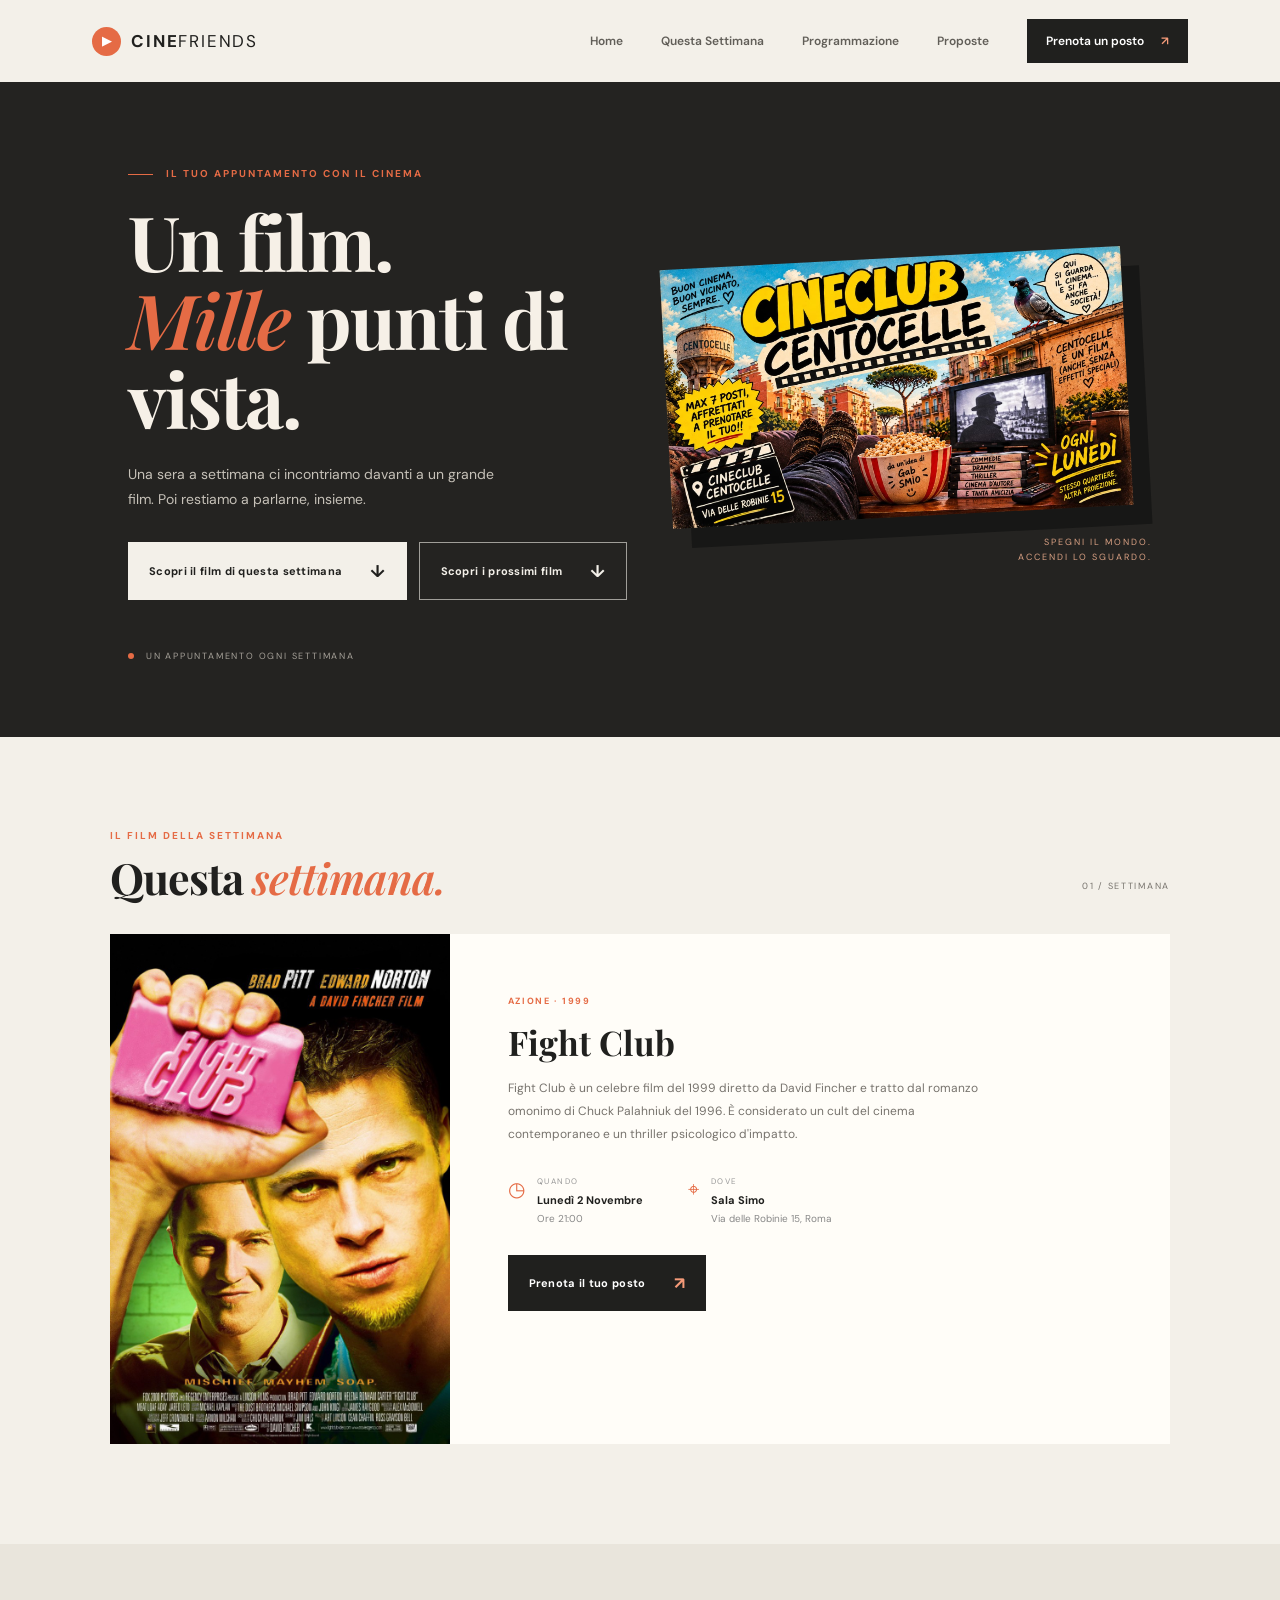
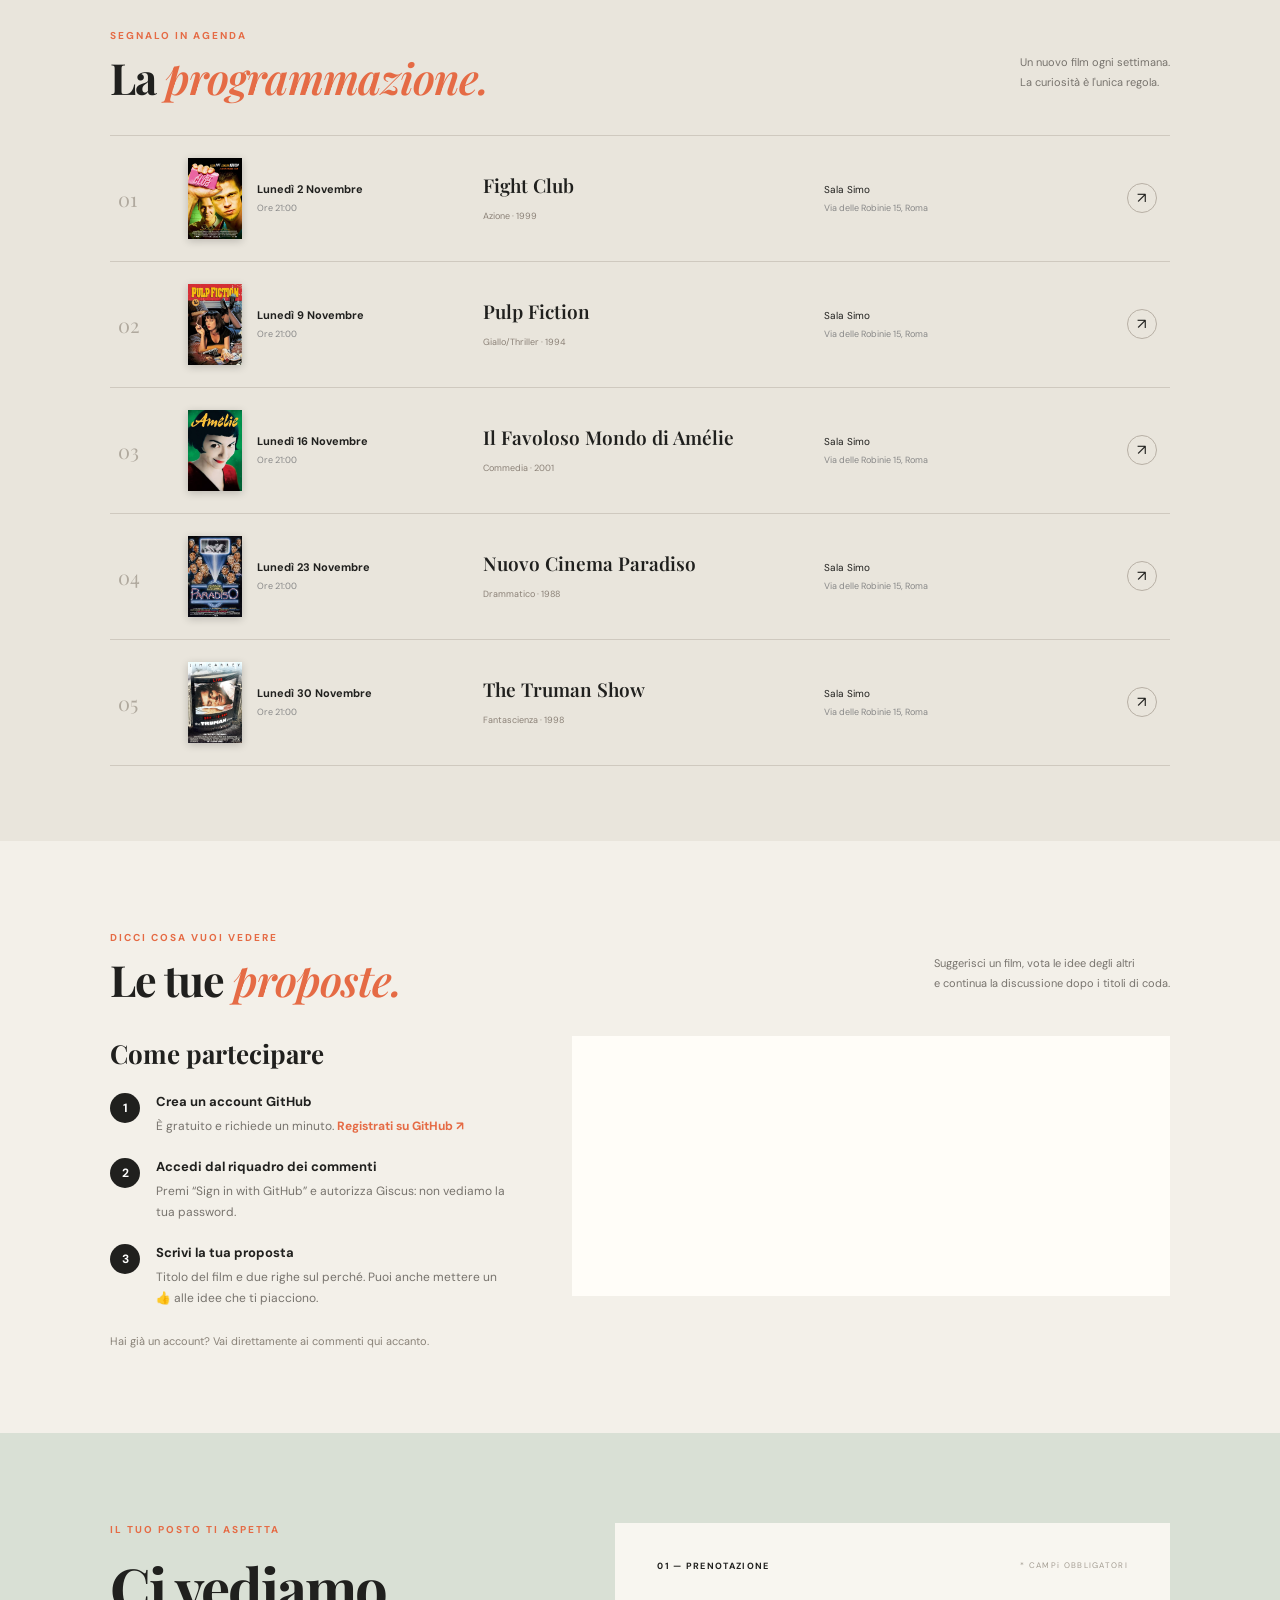
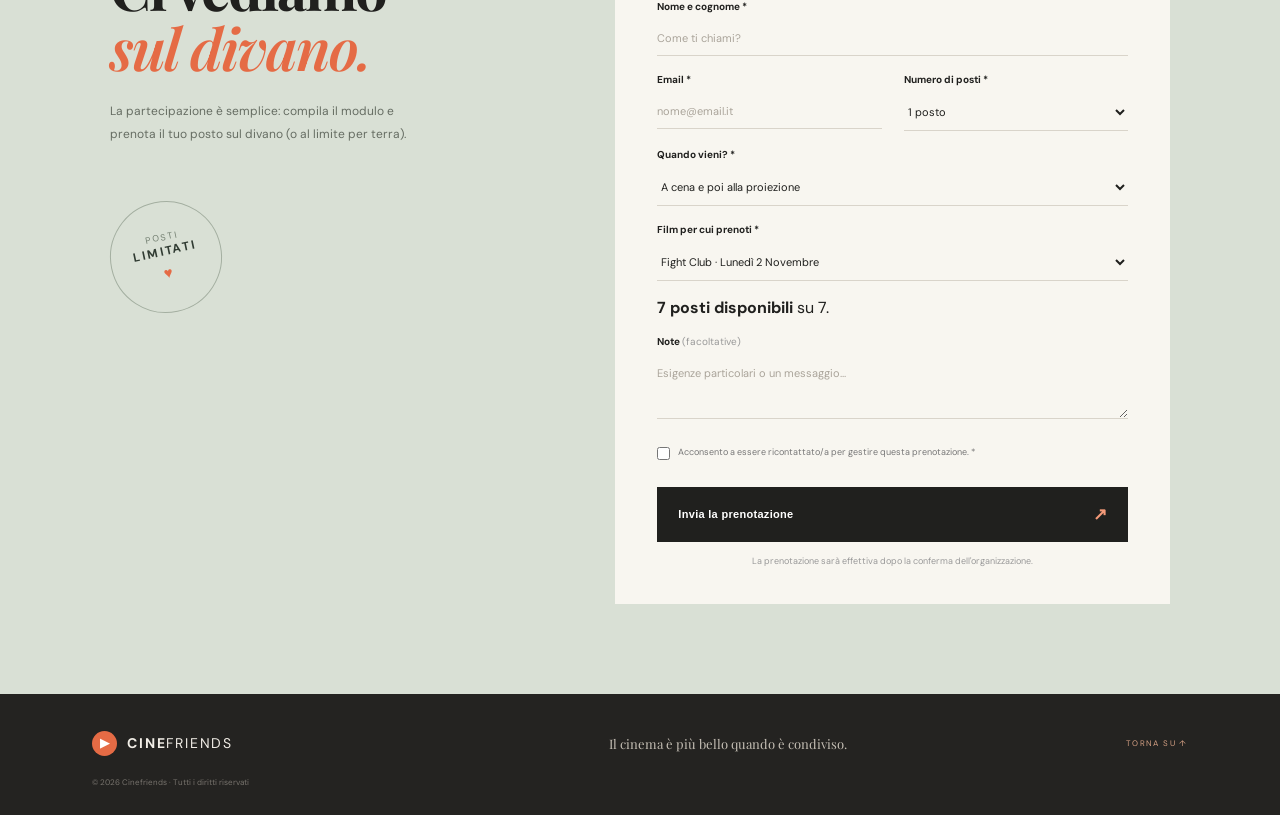
<file: index.html>
<!doctype html>
<html lang="it">
<head>
  <meta charset="utf-8">
  <meta name="viewport" content="width=device-width, initial-scale=1">
  <meta name="description" content="Cinefriends: una serata, un film, tante idee da condividere. Scopri la programmazione e prenota il tuo posto.">
  <title>Cinefriends — Il cinema da vivere insieme</title>
  <link rel="icon" href="assets/favicon.svg" type="image/svg+xml">
  <link rel="icon" href="favicon.ico" sizes="48x48">
  <link rel="icon" href="assets/favicon-192.png" type="image/png" sizes="192x192">
  <link rel="apple-touch-icon" href="assets/apple-touch-icon.png">
  <meta name="theme-color" content="#e56b45">
  <link rel="preconnect" href="https://fonts.googleapis.com">
  <link rel="preconnect" href="https://fonts.gstatic.com" crossorigin>
  <link href="https://fonts.googleapis.com/css2?family=DM+Sans:wght@400;500;600;700&family=Playfair+Display:wght@600;700;800&display=swap" rel="stylesheet">
  <link rel="stylesheet" href="styles.css">
</head>
<body>
  <header class="site-header">
    <a class="brand" href="#home" aria-label="Cinefriends, homepage"><span class="brand-mark">▶</span><span>CINE<span class="brand-light">FRIENDS</span></span></a>
    <button class="menu-toggle" aria-label="Apri il menu" aria-expanded="false">☰</button>
    <nav class="nav">
      <a href="#home">Home</a><a href="#questa-settimana">Questa Settimana</a><a href="#programma">Programmazione</a><a href="#proposte">Proposte</a><a class="nav-cta" href="#prenota">Prenota un posto <span>↗</span></a>
    </nav>
  </header>

  <main>
    <section class="hero" id="home">
      <div class="hero-copy">
        <p class="eyebrow"><span class="eyebrow-line"></span> IL TUO APPUNTAMENTO CON IL CINEMA</p>
        <h1>Un film.<br><em> Mille</em> punti di vista.</h1>
        <p class="hero-intro">Una sera a settimana ci incontriamo davanti a un grande film. Poi restiamo a parlarne, insieme.</p>
        <div class="hero-buttons"><a class="button button-light" href="#questa-settimana">Scopri il film di questa settimana <span>↓</span></a><a class="button button-outline" href="#programma">Scopri i prossimi film <span>↓</span></a></div>
        <div class="hero-note"><span class="note-dot"></span> UN APPUNTAMENTO OGNI SETTIMANA</div>
      </div>
      <div class="hero-art" aria-label="Illustrazione di una sala cinematografica">
        <img class="hero-img" src="assets/centocelle.JPG" width="1014" height="570">
        <div class="art-caption">SPEGNI IL MONDO.<br>ACCENDI LO SGUARDO.</div>
      </div>
    </section>

    <section class="featured section-wrap" id="questa-settimana">
      <div class="section-heading"><div><p class="eyebrow">IL FILM DELLA SETTIMANA</p><h2>Questa <em>settimana.</em></h2></div><span class="week-label">01 / SETTIMANA</span></div>
      <div class="featured-card">
        <div class="poster poster-featured" id="featured-poster"><span class="poster-kicker">IL FILM DELLA SETTIMANA</span><span class="poster-title" id="featured-poster-title">LA VITA<br>È BELLA</span><span class="poster-credit">UNA STORIA DA CONDIVIDERE</span></div>
        <div class="film-details">
          <p class="film-tag" id="featured-genre">DRAMMATICO · 1997</p>
          <h3 id="featured-title">La vita è bella</h3>
          <p class="film-description" id="featured-description">Una storia capace di trovare la luce anche nei momenti più difficili. Un film da riscoprire sul grande schermo e da raccontarsi dopo i titoli di coda.</p>
          <div class="event-facts">
            <div><span class="fact-icon">◷</span><div><small>QUANDO</small><strong id="featured-date">Giovedì 12 novembre</strong><span id="featured-time">Ore 21:00</span></div></div>
            <div><span class="fact-icon">⌖</span><div><small>DOVE</small><strong id="featured-venue">Sala delle Idee</strong><span id="featured-address">Via del Cinema 12, Roma</span></div></div>
          </div>
          <a class="button button-dark" href="#prenota">Prenota il tuo posto <span>↗</span></a>
        </div>
      </div>
    </section>

    <section class="schedule-section" id="programma">
      <div class="section-wrap">
        <div class="section-heading"><div><p class="eyebrow">SEGNALO IN AGENDA</p><h2>La <em>programmazione.</em></h2></div><p class="heading-aside">Un nuovo film ogni settimana.<br>La curiosità è l'unica regola.</p></div>
        <div class="schedule-list" id="schedule-list"></div>
        <!--p class="schedule-footnote">Programma aggiornabile: date, film e dettagli si modificano nel file <code>films.js</code>.</p-->
      </div>
    </section>

    <section class="proposals-section" id="proposte">
      <div class="section-wrap">
        <div class="section-heading"><div><p class="eyebrow">DICCI COSA VUOI VEDERE</p><h2>Le tue <em>proposte.</em></h2></div><p class="heading-aside">Suggerisci un film, vota le idee degli altri<br>e continua la discussione dopo i titoli di coda.</p></div>
        <div class="proposals-grid">
          <div class="proposals-copy">
            <h3>Come partecipare</h3>
            <ol class="proposals-steps">
              <li><strong>Crea un account GitHub</strong><span>È gratuito e richiede un minuto. <a href="https://github.com/signup" target="_blank" rel="noopener">Registrati su GitHub ↗</a></span></li>
              <li><strong>Accedi dal riquadro dei commenti</strong><span>Premi “Sign in with GitHub” e autorizza Giscus: non vediamo la tua password.</span></li>
              <li><strong>Scrivi la tua proposta</strong><span>Titolo del film e due righe sul perché. Puoi anche mettere un 👍 alle idee che ti piacciono.</span></li>
            </ol>
            <p class="proposals-note">Hai già un account? Vai direttamente ai commenti qui accanto.</p>
          </div>
          <div class="proposals-box">
            <div id="giscus-container" class="giscus-container" aria-live="polite"></div>
            <p id="giscus-fallback" class="giscus-fallback" hidden>I commenti saranno disponibili a breve. Intanto puoi scriverci le tue proposte nelle note del modulo di prenotazione.</p>
          </div>
        </div>
      </div>
    </section>

    <section class="booking-section" id="prenota">
      <div class="section-wrap booking-grid">
        <div class="booking-copy"><p class="eyebrow">IL TUO POSTO TI ASPETTA</p><h2>Ci vediamo<br><em>sul divano.</em></h2><p>La partecipazione è semplice: compila il modulo e prenota il tuo posto sul divano (o al limite per terra).</p><div class="booking-stamp">POSTI<br><strong>LIMITATI</strong><span>♥</span></div></div>
        <form class="booking-form" id="booking-form" action="https://api.web3forms.com/submit" method="POST">
          <input type="hidden" name="access_key" value="">
          <input type="hidden" name="subject" value="Nuova prenotazione Cinefriends">
          <input type="hidden" name="from_name" value="Cinefriends">
          <input type="checkbox" name="botcheck" class="hp-field" tabindex="-1" autocomplete="off" aria-hidden="true" style="display:none">
          <div class="form-title"><span>01 — PRENOTAZIONE</span><span class="form-required">* CAMPi OBBLIGATORI</span></div>
          <label for="name">Nome e cognome *</label><input id="name" name="name" type="text" placeholder="Come ti chiami?" required>
          <div class="form-row"><div><label for="email">Email *</label><input id="email" name="email" type="email" placeholder="nome@email.it" required></div><div><label for="people">Numero di posti *</label><select id="people" name="Numero di posti" required><option value="1">1 posto</option><option value="2">2 posti</option><option value="3">3 posti</option><option value="4">4 posti</option><option value="5">5 posti</option></select></div></div>
          <label for="attendance">Quando vieni? *</label>
          <select id="attendance" name="Partecipazione" required>
            <option value="Cena e proiezione">A cena e poi alla proiezione</option>
            <option value="Dopo cena (solo proiezione)">Dopo cena, direttamente alla proiezione</option>
          </select>
          <label for="film">Film per cui prenoti *</label><select id="film" name="Film" required></select>
          <div class="seats-counter" id="seats-counter" aria-live="polite"></div>
          <label for="notes">Note <span class="optional">(facoltative)</span></label><textarea id="notes" name="Note" rows="3" placeholder="Esigenze particolari o un messaggio..."></textarea>
          <label class="privacy"><input type="checkbox" required> <span>Acconsento a essere ricontattato/a per gestire questa prenotazione. *</span></label>
          <button class="button button-dark submit-button" type="submit">Invia la prenotazione <span>↗</span></button>
          <p class="form-status" id="form-status" role="status" aria-live="polite" hidden></p>
          <p class="form-small">La prenotazione sarà effettiva dopo la conferma dell'organizzazione.</p>
        </form>
      </div>
    </section>
  </main>

  <footer class="site-footer"><a class="brand brand-footer" href="#home"><span class="brand-mark">▶</span><span>CINE<span class="brand-light">FRIENDS</span></span></a><p>Il cinema è più bello quando è condiviso.</p><a href="#home" class="back-top">TORNA SU ↑</a><small>© <span id="year"></span> Cinefriends · Tutti i diritti riservati</small></footer>
  <script src="films.js"></script><script src="giscus-config.js"></script><script src="prenotazioni-config.js"></script><script src="conferma-config.js"></script><script src="posti-config.js"></script><script src="script.js"></script>
</body>
</html>
</file>
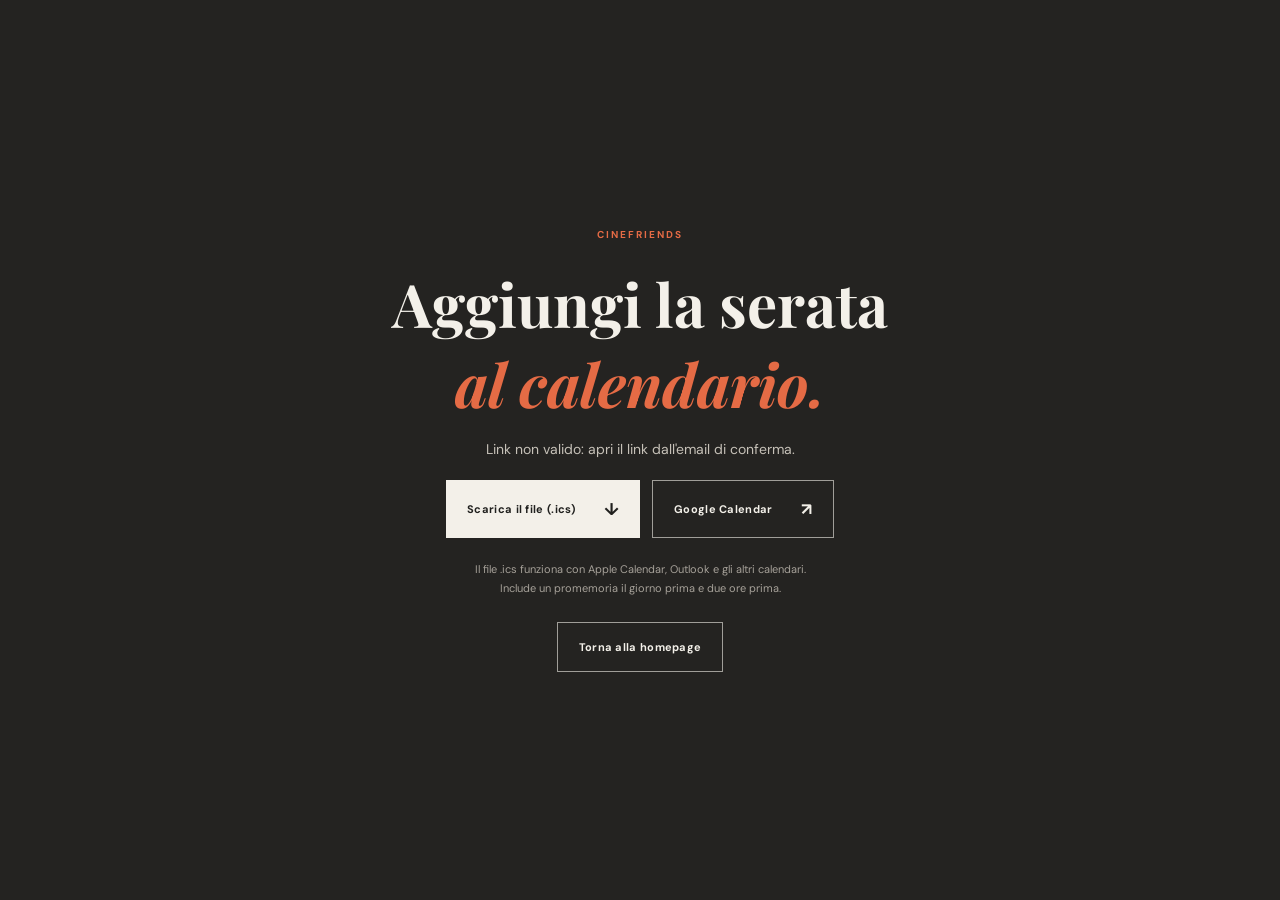
<file: calendario.html>
<!doctype html>
<html lang="it">
<head>
  <meta charset="utf-8">
  <meta name="viewport" content="width=device-width, initial-scale=1">
  <title>Aggiungi al calendario — Cinefriends</title>
  <link rel="icon" href="assets/favicon.svg" type="image/svg+xml">
  <link rel="icon" href="favicon.ico" sizes="48x48">
  <link rel="apple-touch-icon" href="assets/apple-touch-icon.png">
  <meta name="theme-color" content="#e56b45">
  <meta name="robots" content="noindex">
  <link href="https://fonts.googleapis.com/css2?family=DM+Sans:wght@400;500;600;700&family=Playfair+Display:wght@600;700;800&display=swap" rel="stylesheet">
  <link rel="stylesheet" href="styles.css">
</head>
<body>
  <main style="min-height:100vh;display:grid;place-items:center;text-align:center;padding:30px;background:#242321;color:#f3f0e9">
    <div>
      <p class="eyebrow">CINEFRIENDS</p>
      <h1 style="font:700 clamp(36px,6vw,60px) 'Playfair Display',serif;margin:0 0 14px">Aggiungi la serata<br><em style="color:#e56b45">al calendario.</em></h1>
      <p id="evento" style="color:#c6c1b8;font-size:14px;line-height:1.8"></p>
      <p id="stato" style="color:#c6c1b8;font-size:13px;line-height:1.7"></p>
      <div style="display:flex;gap:12px;justify-content:center;flex-wrap:wrap;margin-top:18px">
        <a class="button button-light" id="scarica" href="#" download="cinefriends.ics">Scarica il file (.ics) <span>↓</span></a>
        <a class="button button-outline" id="google" href="#" target="_blank" rel="noopener">Google Calendar <span>↗</span></a>
      </div>
      <p style="color:#a6a199;font-size:11px;line-height:1.7;margin-top:22px">Il file .ics funziona con Apple Calendar, Outlook e gli altri calendari.<br>Include un promemoria il giorno prima e due ore prima.</p>
      <a class="button button-outline" href="index.html" style="margin-top:14px">Torna alla homepage</a>
    </div>
  </main>
  <script>
    (function () {
      const q = new URLSearchParams(location.search);
      const t = q.get("t"), s = q.get("s"), e = q.get("e"), l = q.get("l") || "", d = q.get("d") || "";
      const ok = t && /^\d{8}T\d{6}Z$/.test(s || "") && /^\d{8}T\d{6}Z$/.test(e || "");
      if (!ok) {
        document.getElementById("evento").textContent = "Link non valido: apri il link dall'email di conferma.";
        document.getElementById("scarica").hidden = true;
        document.getElementById("google").hidden = true;
        return;
      }
      const fmt = x => new Date(x.replace(/^(\d{4})(\d{2})(\d{2})T(\d{2})(\d{2})(\d{2})Z$/, "$1-$2-$3T$4:$5:$6Z"));
      const start = fmt(s);
      document.getElementById("evento").textContent = "Cinefriends: " + t + " · " +
        start.toLocaleString("it-IT", { weekday: "long", day: "numeric", month: "long", hour: "2-digit", minute: "2-digit", timeZone: "Europe/Rome" }) +
        (l ? " · " + l : "");
      const esc = x => x.replace(/\\/g, "\\\\").replace(/;/g, "\;").replace(/,/g, "\\,").replace(/\r?\n/g, "\\n");
      const now = new Date().toISOString().replace(/[-:]/g, "").replace(/\.\d{3}/, "");
      const ics = [
        "BEGIN:VCALENDAR", "VERSION:2.0", "PRODID:-//Cinefriends//IT", "CALSCALE:GREGORIAN", "METHOD:PUBLISH",
        "BEGIN:VEVENT", "UID:" + s + "-" + Math.abs([...t].reduce((a, c) => a * 31 + c.charCodeAt(0) | 0, 7)) + "@cinefriends",
        "DTSTAMP:" + now, "DTSTART:" + s, "DTEND:" + e,
        "SUMMARY:" + esc("Cinefriends: " + t), "LOCATION:" + esc(l), "DESCRIPTION:" + esc(d),
        "BEGIN:VALARM", "ACTION:DISPLAY", "DESCRIPTION:" + esc("Domani: " + t), "TRIGGER:-P1D", "END:VALARM",
        "BEGIN:VALARM", "ACTION:DISPLAY", "DESCRIPTION:" + esc("Tra due ore: " + t), "TRIGGER:-PT2H", "END:VALARM",
        "END:VEVENT", "END:VCALENDAR"
      ].join("\r\n");
      const blob = new Blob([ics], { type: "text/calendar;charset=utf-8" });
      const url = URL.createObjectURL(blob);
      const a = document.getElementById("scarica");
      a.href = url;
      a.download = "cinefriends-" + t.toLowerCase().replace(/[^a-z0-9]+/g, "-").replace(/^-|-$/g, "") + ".ics";
      document.getElementById("google").href = "https://calendar.google.com/calendar/render?action=TEMPLATE" +
        "&text=" + encodeURIComponent("Cinefriends: " + t) + "&dates=" + s + "/" + e +
        "&details=" + encodeURIComponent(d) + "&location=" + encodeURIComponent(l);
    })();
  </script>
</body>
</html>
</file>
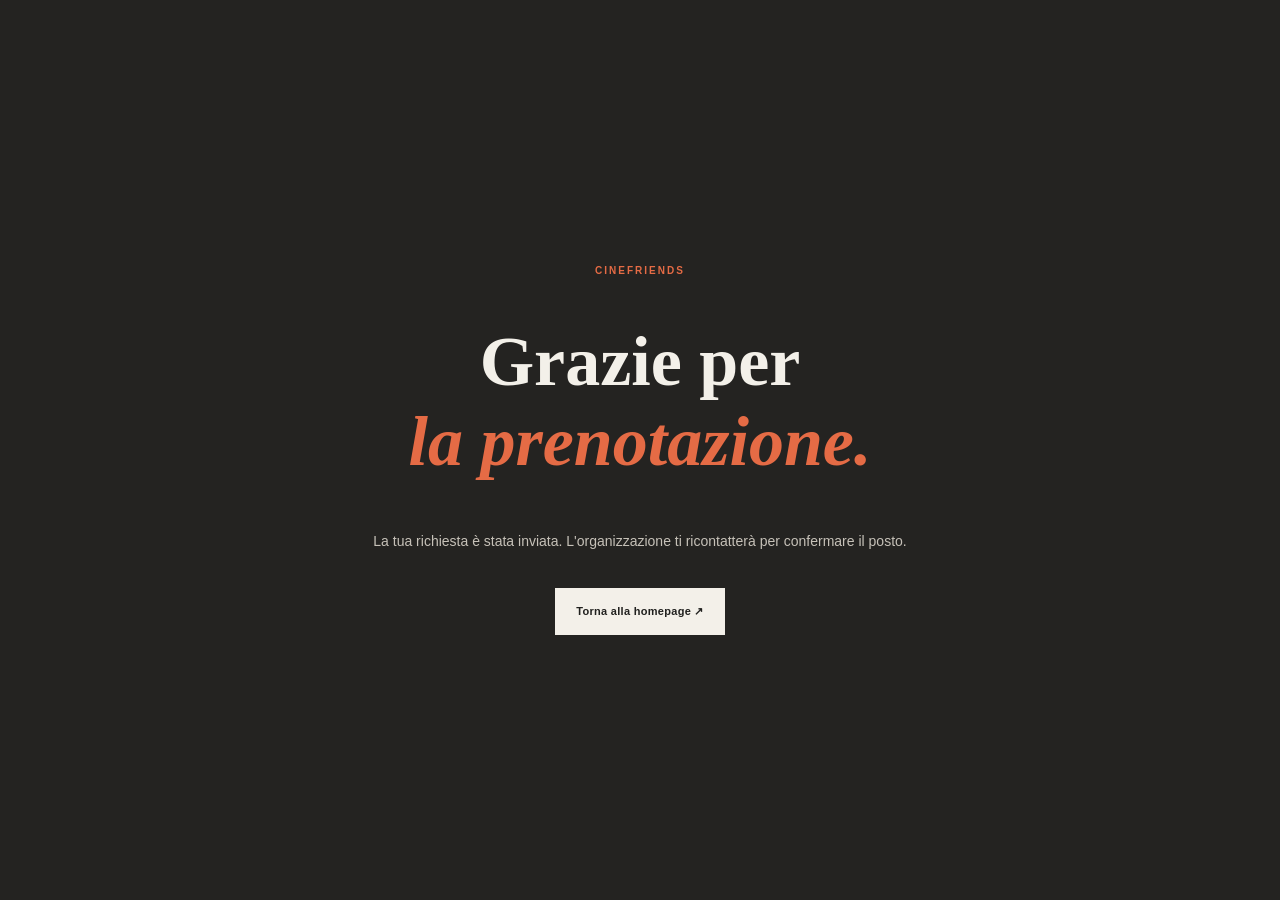
<file: grazie.html>
<!doctype html><html lang="it"><head><meta charset="utf-8"><meta name="viewport" content="width=device-width, initial-scale=1"><title>Grazie — Cinefriends</title><link rel="icon" href="assets/favicon.svg" type="image/svg+xml"><link rel="icon" href="favicon.ico" sizes="48x48"><link rel="icon" href="assets/favicon-192.png" type="image/png" sizes="192x192"><link rel="apple-touch-icon" href="assets/apple-touch-icon.png"><meta name="theme-color" content="#e56b45">
<link rel="stylesheet" href="styles.css"></head><body><main style="min-height:100vh;display:grid;place-items:center;text-align:center;padding:30px;background:#242321;color:#f3f0e9"><div><p class="eyebrow">CINEFRIENDS</p><h1 style="font:700 clamp(42px,7vw,70px) 'Playfair Display',serif">Grazie per<br><em style="color:#e56b45">la prenotazione.</em></h1><p style="color:#c6c1b8;font-size:14px;line-height:1.8">La tua richiesta è stata inviata. L'organizzazione ti ricontatterà per confermare il posto.</p><p id="conferma-mail" style="color:#e9a276;font-size:13px;line-height:1.7" hidden>Ti abbiamo inviato un'email di riepilogo con il pulsante per aggiungere la serata al calendario. Se non la vedi, controlla lo spam.</p><a class="button button-light" href="index.html" style="margin-top:20px">Torna alla homepage ↗</a></div></main><script>try{if(sessionStorage.getItem("cf_conferma")==="1"){document.getElementById("conferma-mail").hidden=false;sessionStorage.removeItem("cf_conferma")}}catch(e){}</script></body></html>
</file>
<file: styles.css>
:root{--ink:#20201e;--paper:#f3f0e9;--orange:#e56b45;--muted:#77736d;--line:#d9d4ca}
*{box-sizing:border-box}html{scroll-behavior:smooth}body{margin:0;background:var(--paper);color:var(--ink);font-family:"DM Sans",sans-serif}a{color:inherit;text-decoration:none}.site-header{height:82px;padding:0 7.2%;display:flex;align-items:center;justify-content:space-between;background:var(--paper);position:relative;z-index:5}.brand{display:flex;align-items:center;gap:10px;font-size:17px;font-weight:700;letter-spacing:1.8px}.brand-light{font-weight:400}.brand-mark{width:29px;height:29px;border-radius:50%;background:var(--orange);color:white;display:grid;place-items:center;font-size:12px;padding-left:2px}.nav{display:flex;align-items:center;gap:38px;font-size:12px;font-weight:600}.nav a:not(.nav-cta){color:#615e58}.nav-cta{background:var(--ink);color:white;padding:14px 19px}.nav-cta span{margin-left:14px;color:#f49a79}.menu-toggle{display:none}.hero{background:#242321;color:#f6f0e7;min-height:555px;padding:85px 10% 75px;display:grid;grid-template-columns:1fr 1fr;align-items:center;overflow:hidden}.eyebrow{font-size:10px;letter-spacing:2px;font-weight:700;color:var(--orange);margin:0 0 22px}.eyebrow-line{display:inline-block;width:25px;height:1px;background:var(--orange);vertical-align:middle;margin-right:9px}.hero h1,.section-heading h2,.booking-copy h2{font-family:"Playfair Display",serif;font-size:clamp(48px,6vw,76px);line-height:1.03;letter-spacing:-2px;margin:0}.hero h1 em,.section-heading h2 em,.booking-copy h2 em{color:var(--orange);font-weight:600}.hero-intro{max-width:390px;color:#c6c1b8;font-size:14px;line-height:1.8;margin:25px 0 30px}.button{display:inline-flex;align-items:center;justify-content:space-between;gap:28px;padding:17px 21px;font-size:11px;letter-spacing:.3px;font-weight:700;border:0;cursor:pointer}.button span{font-size:17px}.button-light{background:var(--paper);color:var(--ink)}.hero-note{font-size:9px;letter-spacing:1.8px;color:#a6a199;margin-top:50px}.note-dot{display:inline-block;width:6px;height:6px;background:var(--orange);border-radius:50%;margin-right:8px}.hero-art{height:350px;position:relative;display:flex;align-items:center;justify-content:center}.film-frame{width:80%;height:270px;border:1px solid #5a514a;position:relative;transform:rotate(-5deg);background:radial-gradient(ellipse at 50% 45%,#e58a5e 0,#9c5140 24%,#37302d 67%);box-shadow:20px 22px 0 #171716}.film-frame:before,.film-frame:after{content:"";position:absolute;left:0;right:0;height:15px;background:repeating-linear-gradient(90deg,#242321 0 13px,transparent 13px 23px);z-index:2}.film-frame:before{top:0}.film-frame:after{bottom:0}.screen-glow{position:absolute;width:50%;height:60%;top:15%;left:25%;background:#f6bd87;filter:blur(34px);opacity:.35}.reel{position:absolute;border:2px solid #e9a276;border-radius:50%;width:95px;height:95px;z-index:1;opacity:.75}.reel:before,.reel:after{content:"";position:absolute;background:#e9a276;border-radius:50%;width:13px;height:13px;top:39px;left:39px}.reel:after{transform:translate(24px,-24px)}.reel-one{top:43px;left:30px}.reel-two{right:30px;top:65px;width:65px;height:65px}.reel-two:before{top:25px;left:25px}.seat{position:absolute;bottom:30px;width:48px;height:55px;background:#272321;border-radius:18px 18px 7px 7px;z-index:3}.seat:after{content:"";position:absolute;bottom:-9px;left:7px;width:34px;height:13px;background:#181716;border-radius:3px}.seat-a{left:16%}.seat-b{left:33%;bottom:16px}.seat-c{left:50%;bottom:23px}.seat-d{left:67%;bottom:15px}.seat-e{left:82%;bottom:30px}.art-caption{position:absolute;right:0;bottom:0;font-size:9px;letter-spacing:2px;line-height:1.7;color:#d9a083;text-align:right}.section-wrap{max-width:1120px;margin:auto;padding-left:30px;padding-right:30px}.featured{padding-top:92px;padding-bottom:100px}.section-heading{display:flex;align-items:end;justify-content:space-between;margin-bottom:35px}.section-heading .eyebrow{margin-bottom:13px}.section-heading h2{font-size:43px;letter-spacing:-1px}.week-label{font-size:9px;letter-spacing:1.7px;color:var(--muted);padding-bottom:7px}.featured-card{display:grid;grid-template-columns:42% 1fr;background:#fffdf8;min-height:400px}.poster{min-height:400px;position:relative;overflow:hidden;display:flex;flex-direction:column;justify-content:space-between;padding:28px;color:#fff4e5;background:#9a4939}.poster:before{content:"";position:absolute;width:340px;height:340px;border:1px solid #ffffff55;border-radius:50%;left:-80px;top:45px;box-shadow:0 0 0 22px #ffffff0b,0 0 0 55px #ffffff0b}.poster:after{content:"";position:absolute;width:190px;height:260px;border:1px solid #ffffff66;transform:rotate(28deg);right:20px;bottom:-75px}.poster-kicker,.poster-credit{font-size:8px;letter-spacing:2px;z-index:1}.poster-title{font-family:"Playfair Display",serif;font-size:clamp(35px,4vw,55px);line-height:.95;z-index:1;position:relative;text-shadow:0 3px 20px #38231e55}.poster-terracotta{background:linear-gradient(140deg,#c16b4c,#632f35)}.poster-plum{background:linear-gradient(140deg,#9b6076,#352d48)}.poster-olive{background:linear-gradient(140deg,#a18a50,#414332)}.poster-blue{background:linear-gradient(140deg,#5d8490,#252e48)}.film-details{padding:52px 8%}.film-tag{font-size:9px;letter-spacing:1.7px;color:var(--orange);font-weight:700}.film-details h3{font-family:"Playfair Display",serif;font-size:34px;margin:12px 0}.film-description{font-size:12px;line-height:1.9;color:#77736d;max-width:490px}.event-facts{display:flex;gap:45px;margin:30px 0}.event-facts>div{display:flex;gap:12px;align-items:flex-start}.fact-icon{font-size:20px;color:var(--orange)}.event-facts small,.event-facts strong,.event-facts div div span{display:block}.event-facts small{font-size:8px;letter-spacing:1.5px;color:#999;margin-bottom:7px}.event-facts strong{font-size:11px;margin-bottom:5px}.event-facts div div span{font-size:10px;color:#888}.button-dark{background:var(--ink);color:white}.button-dark span{color:#f49a79}.schedule-section{background:#e9e5dc;padding:85px 0 75px}.heading-aside{font-size:11px;line-height:1.8;color:#77736d;margin:0 0 7px}.schedule-list{border-top:1px solid #cfc9bf}.schedule-item{display:grid;grid-template-columns:55px 1.1fr 1.7fr 1.5fr 35px;gap:15px;align-items:center;padding:22px 8px;border-bottom:1px solid #cfc9bf}.schedule-number{font-family:"Playfair Display",serif;font-size:20px;color:#b0a99e}.schedule-date{font-size:11px;font-weight:700}.schedule-date small,.schedule-place small{display:block;font-size:9px;font-weight:400;color:#888;margin-top:6px}.schedule-film h3{font-family:"Playfair Display",serif;font-size:19px;font-weight:600;margin:0 0 5px}.schedule-film span{font-size:9px;color:#8b8177}.schedule-place{font-size:10px}.schedule-book{width:30px;height:30px;border:1px solid #b8b0a5;border-radius:50%;display:grid;place-items:center;font-size:15px}.schedule-footnote{font-size:9px;color:#898278;margin-top:18px}.schedule-footnote code{background:#ddd7cd;padding:3px 5px}.booking-section{background:#d9e0d5;padding:90px 0}.booking-grid{display:grid;grid-template-columns:.85fr 1.15fr;gap:9%}.booking-copy h2{font-size:58px}.booking-copy>p:not(.eyebrow){max-width:300px;font-size:12px;line-height:1.9;color:#666d63;margin-top:23px}.booking-stamp{margin-top:55px;width:112px;height:112px;border:1px solid #a4afa1;border-radius:50%;display:flex;flex-direction:column;justify-content:center;align-items:center;font-size:9px;letter-spacing:2px;transform:rotate(-12deg);color:#727e70}.booking-stamp strong{font-size:12px;color:#303b32}.booking-stamp span{font-size:15px;margin-top:4px;color:var(--orange)}.booking-form{background:#f8f6f0;padding:37px 42px}.form-title{display:flex;justify-content:space-between;font-size:9px;font-weight:700;letter-spacing:1.3px;margin-bottom:28px}.form-required{font-size:8px;color:#a39d92;font-weight:400}.booking-form label{display:block;font-size:10px;font-weight:700;margin:17px 0 8px}.booking-form input:not([type=checkbox]),.booking-form select,.booking-form textarea{width:100%;border:0;border-bottom:1px solid #d9d4ca;background:transparent;padding:10px 0;font:11px "DM Sans",sans-serif;color:var(--ink);outline:none;border-radius:0}.booking-form input:focus,.booking-form select:focus,.booking-form textarea:focus{border-color:var(--orange)}.booking-form input::placeholder,.booking-form textarea::placeholder{color:#aaa49a}.form-row{display:grid;grid-template-columns:1fr 1fr;gap:22px}.optional{font-weight:400;color:#999}.booking-form .privacy{display:flex;align-items:flex-start;gap:8px;font-size:9px;font-weight:400;line-height:1.5;color:#777;margin:22px 0}.privacy input{margin:1px 0 0;accent-color:var(--orange)}.submit-button{width:100%;margin-top:5px}.form-small{font-size:9px;color:#999;text-align:center;margin:13px 0 0}.site-footer{min-height:120px;padding:28px 7.2%;display:grid;grid-template-columns:1fr 1fr auto;align-items:center;gap:12px;background:#242321;color:#f2eee7}.brand-footer{font-size:14px}.brand-footer .brand-mark{width:25px;height:25px}.site-footer p{font-family:"Playfair Display",serif;font-size:13px;color:#c3bdb3}.back-top{font-size:8px;letter-spacing:1.4px;color:#d5a084}.site-footer small{grid-column:1/-1;color:#77736d;font-size:8px}
@media(max-width:760px){.site-header{height:70px;padding:0 6%}.menu-toggle{display:block;border:0;background:none;font-size:23px;color:var(--ink)}.nav{display:none;position:absolute;top:70px;left:0;right:0;padding:22px 6%;background:var(--paper);flex-direction:column;align-items:stretch;gap:20px}.nav.nav-open{display:flex}.nav-cta{text-align:center}.hero{padding:65px 7% 45px;grid-template-columns:1fr;min-height:auto}.hero h1{font-size:57px}.hero-art{height:270px;margin-top:25px}.film-frame{height:205px}.featured{padding-top:65px;padding-bottom:65px}.section-wrap{padding-left:7%;padding-right:7%}.section-heading{align-items:flex-start;gap:15px;flex-direction:column}.section-heading h2{font-size:36px}.week-label{display:none}.featured-card{grid-template-columns:1fr}.poster{min-height:340px}.film-details{padding:32px 7%}.film-details h3{font-size:29px}.event-facts{gap:20px;flex-wrap:wrap}.schedule-section,.booking-section{padding:65px 0}.schedule-item{grid-template-columns:30px 1fr 30px;gap:10px;padding:18px 0}.schedule-date{grid-column:2}.schedule-film{grid-column:2}.schedule-place{grid-column:2}.schedule-book{grid-column:3;grid-row:1/4}.booking-grid{grid-template-columns:1fr;gap:35px}.booking-copy h2{font-size:51px}.booking-stamp{display:none}.booking-form{padding:28px 22px}.form-row{grid-template-columns:1fr;gap:0}.site-footer{grid-template-columns:1fr auto;padding:25px 7%}.site-footer p{grid-column:1/-1;grid-row:2;margin:4px 0}.site-footer small{grid-column:1/-1}}
/* === Locandine in formato verticale (2:3) === */
.featured-card{grid-template-columns:minmax(260px,340px) 1fr;align-items:stretch}
.poster{min-height:0;aspect-ratio:2/3;width:100%}
.poster-img{position:absolute;inset:0;width:100%;height:100%;object-fit:cover;z-index:2;display:block}
.poster-has-image{padding:0}
.poster-has-image:before,.poster-has-image:after{display:none}
.poster-has-image .poster-kicker,.poster-has-image .poster-title,.poster-has-image .poster-credit{visibility:hidden}
.schedule-item{grid-template-columns:55px 54px 1.1fr 1.7fr 1.5fr 35px}
.schedule-thumb{width:54px;aspect-ratio:2/3;position:relative;overflow:hidden;background-color:#9a4939;box-shadow:0 2px 8px #0003}
.schedule-thumb img{position:absolute;inset:0;width:100%;height:100%;object-fit:cover;display:block}
@media(max-width:760px){
  .featured-card{grid-template-columns:1fr}
  .poster{min-height:0;width:min(100%,320px);margin:0 auto}
  .featured-card .poster{margin:28px auto 0}
  .schedule-item{grid-template-columns:30px 1fr 30px}
  .schedule-thumb{display:none}
}
/* === Immagine hero === */
.hero-img{display:block;width:90%;height:auto;aspect-ratio:16/9;object-fit:cover;transform:rotate(-3deg);box-shadow:18px 20px 0 #171716;margin-top:-18px}
/* === Locandine nella programmazione su mobile === */
@media(max-width:760px){
  .hero-img{width:88%;margin-top:0;box-shadow:12px 14px 0 #171716}
  .schedule-item{grid-template-columns:26px 50px 1fr 30px;gap:6px 14px;align-items:start}
  .schedule-number{grid-column:1;grid-row:1}
  .schedule-thumb{display:block;grid-column:2;grid-row:1/4;width:50px}
  .schedule-date{grid-column:3;grid-row:1}
  .schedule-film{grid-column:3;grid-row:2}
  .schedule-place{grid-column:3;grid-row:3}
  .schedule-book{grid-column:4;grid-row:1/4;align-self:center}
}
/* === Sezione Proposte === */
.proposals-section{background:var(--paper);padding:90px 0 85px}
.proposals-grid{display:grid;grid-template-columns:.8fr 1.2fr;gap:6%;align-items:start}
.proposals-copy h3{font-family:"Playfair Display",serif;font-size:26px;margin:0 0 22px}
.proposals-steps{list-style:none;margin:0;padding:0;counter-reset:step}
.proposals-steps li{position:relative;padding:0 0 22px 46px;counter-increment:step}
.proposals-steps li:before{content:counter(step);position:absolute;left:0;top:0;width:30px;height:30px;border-radius:50%;background:var(--ink);color:#fff;display:grid;place-items:center;font-size:12px;font-weight:700}
.proposals-steps strong{display:block;font-size:13px;margin-bottom:6px}
.proposals-steps span{display:block;font-size:12px;line-height:1.7;color:#77736d}
.proposals-steps a{color:var(--orange);font-weight:700}
.proposals-note{font-size:11px;color:#898278;margin:4px 0 0}
.proposals-box{background:#fffdf8;padding:28px 30px;min-height:260px}
.giscus-fallback{font-size:12px;line-height:1.8;color:#77736d;margin:0;padding:30px 0;text-align:center}
@media(max-width:760px){
  .proposals-section{padding:65px 0}
  .proposals-grid{grid-template-columns:1fr;gap:30px}
  .proposals-box{padding:18px 14px}
}
.hero-art{height:auto;min-height:350px;flex-direction:column;gap:18px;padding-bottom:6px}
.hero-img{margin-top:0}
.art-caption{position:static;align-self:flex-end}
@media(max-width:760px){.hero-art{min-height:0;height:auto}}

/* === Stato del modulo prenotazioni === */
.form-status{font-size:11px;line-height:1.7;margin:14px 0 0;padding:12px 14px;background:#fbe9e3;color:#8a2f17;border-left:3px solid var(--orange)}
.form-status a{font-weight:700;text-decoration:underline}
.submit-button:disabled{opacity:.6;cursor:wait}
/* === Pulsanti hero affiancati === */
.hero-buttons{display:flex;flex-wrap:wrap;gap:12px}
.button-outline{background:transparent;color:var(--paper);border:1px solid #f3f0e999}
.button-outline:hover{background:#f3f0e91a}
@media(max-width:760px){.hero-buttons{flex-direction:column;align-items:stretch}}
</file>
